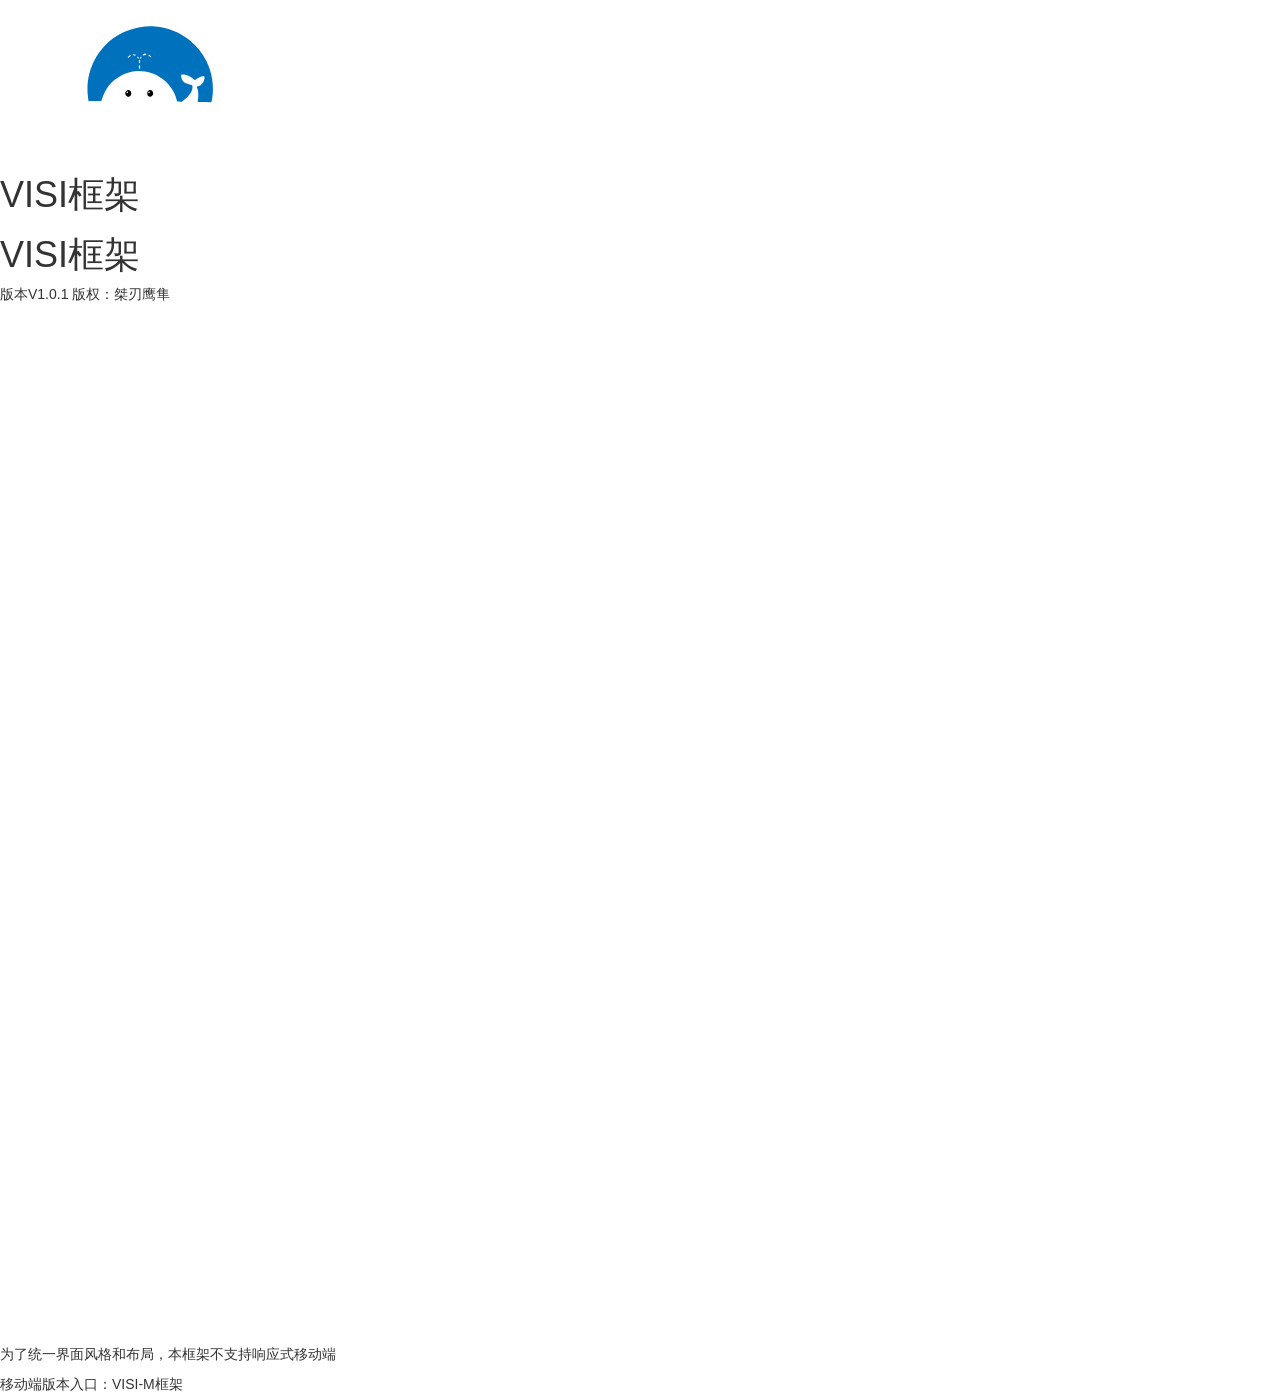
<file: index.html>
<!DOCTYPE html>
<html lang="en">
<head>
    <!-- Meta -->
    <meta charset="utf-8">
    <meta name="viewport" content="width=device-width, initial-scale=1.0">
    <meta name="description" content="">
    <meta name="author" content="">
    <title>VISI</title>
    <link rel="shortcut icon" href="favicon.ico">
    <!-- 图标库 -->
    <link rel="stylesheet" href="assets/plugins/bootstrap/3.3.6/css/bootstrap.min.css">
    <script src="font/iconfont.js"></script>
</head>
<body>

<svg class="icon" aria-hidden="true">
    <use xmlns:xlink="http://www.w3.org/1999/xlink" xlink:href="#visisvg-tubiaozhizuomoban"></use>
</svg>
<h1>VISI框架</h1>
<h1>VISI框架</h1>
版本V1.0.1
版权：桀刃鹰隼


<br />
<br />
<br />
<br />
<br />
<br />
<br />
<br />
<br />
<br />
<br />
<br />
<br />
<br />
<br />
<br />
<br />
<br />
<br />
<br />
<br />
<br />
<br />
<br />
<br />
<br />
<br />
<br />
<br />
<br />
<br />
<br />
<br />
<br />
<br />
<br />
<br />
<br />
<br />
<br />
<br />
<br />
<br />
<br />
<br />
<br />
<br />
<br />
<br />
<br />
<br />
<br />
<br />




<p>为了统一界面风格和布局，本框架不支持响应式移动端</p>
移动端版本入口：VISI-M框架






</body>
<script src="assets/plugins/jquery/1.12.4/jquery.min.js"></script>
<script src="assets/plugins/angular/1.5.8/angular.min.js"></script>
<script src="assets/plugins/bootstrap/3.3.6/js/bootstrap.min.js"></script>
</html>
</file>
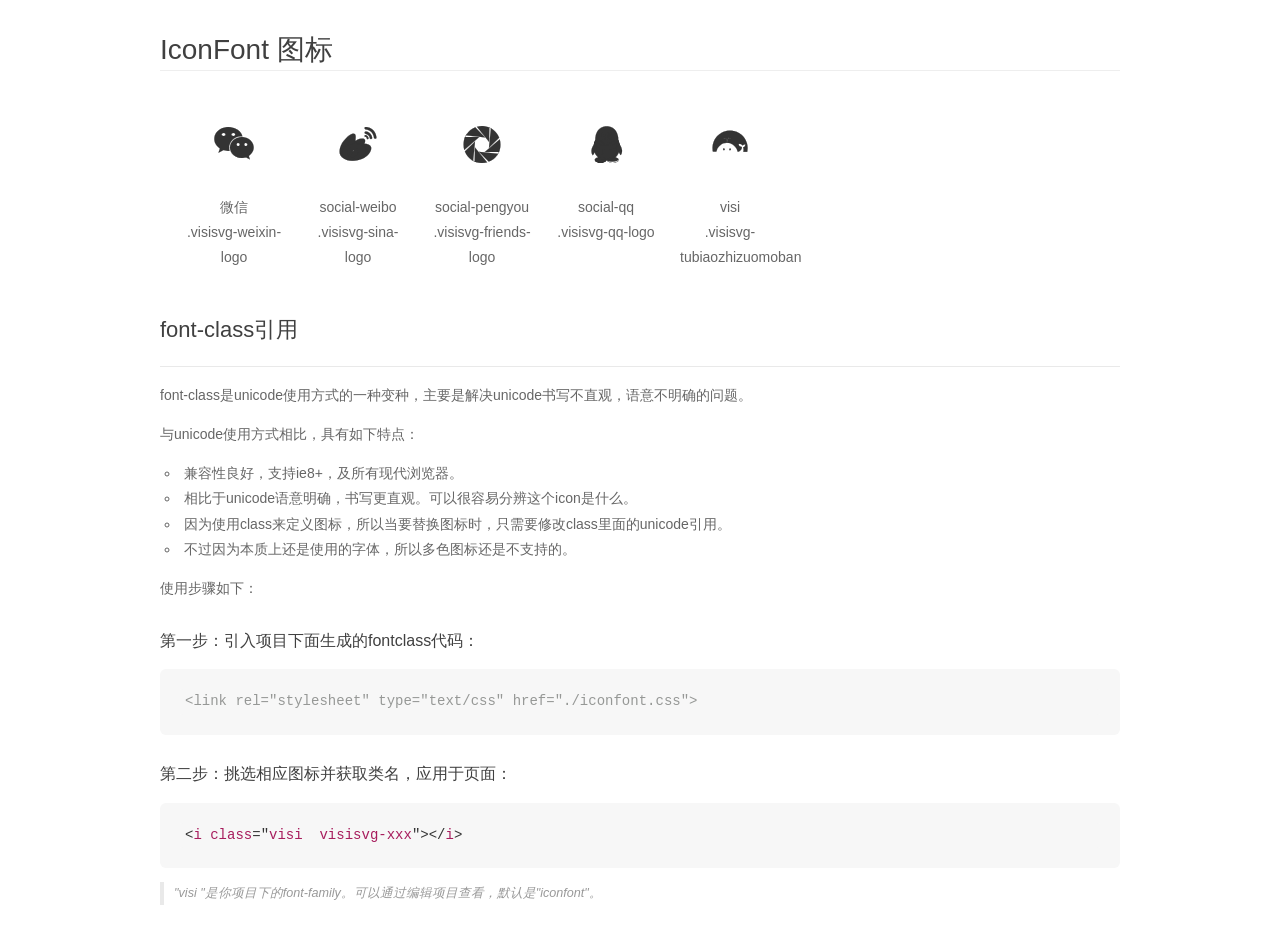
<file: font/demo_fontclass.html>
<!DOCTYPE html>
<html>
<head>
    <meta charset="utf-8"/>
    <title>IconFont</title>
    <link rel="stylesheet" href="demo.css">
    <link rel="stylesheet" href="iconfont.css">
</head>
<body>
    <div class="main markdown">
        <h1>IconFont 图标</h1>
        <ul class="icon_lists clear">
            
                <li>
                <i class="icon visi  visisvg-weixin-logo"></i>
                    <div class="name">微信</div>
                    <div class="fontclass">.visisvg-weixin-logo</div>
                </li>
            
                <li>
                <i class="icon visi  visisvg-sina-logo"></i>
                    <div class="name">social-weibo</div>
                    <div class="fontclass">.visisvg-sina-logo</div>
                </li>
            
                <li>
                <i class="icon visi  visisvg-friends-logo"></i>
                    <div class="name">social-pengyou</div>
                    <div class="fontclass">.visisvg-friends-logo</div>
                </li>
            
                <li>
                <i class="icon visi  visisvg-qq-logo"></i>
                    <div class="name">social-qq</div>
                    <div class="fontclass">.visisvg-qq-logo</div>
                </li>
            
                <li>
                <i class="icon visi  visisvg-tubiaozhizuomoban"></i>
                    <div class="name">visi</div>
                    <div class="fontclass">.visisvg-tubiaozhizuomoban</div>
                </li>
            
        </ul>

        <h2 id="font-class-">font-class引用</h2>
        <hr>

        <p>font-class是unicode使用方式的一种变种，主要是解决unicode书写不直观，语意不明确的问题。</p>
        <p>与unicode使用方式相比，具有如下特点：</p>
        <ul>
        <li>兼容性良好，支持ie8+，及所有现代浏览器。</li>
        <li>相比于unicode语意明确，书写更直观。可以很容易分辨这个icon是什么。</li>
        <li>因为使用class来定义图标，所以当要替换图标时，只需要修改class里面的unicode引用。</li>
        <li>不过因为本质上还是使用的字体，所以多色图标还是不支持的。</li>
        </ul>
        <p>使用步骤如下：</p>
        <h3 id="-fontclass-">第一步：引入项目下面生成的fontclass代码：</h3>


        <pre><code class="lang-js hljs javascript"><span class="hljs-comment">&lt;link rel="stylesheet" type="text/css" href="./iconfont.css"&gt;</span></code></pre>
        <h3 id="-">第二步：挑选相应图标并获取类名，应用于页面：</h3>
        <pre><code class="lang-css hljs">&lt;<span class="hljs-selector-tag">i</span> <span class="hljs-selector-tag">class</span>="<span class="hljs-selector-tag">visi </span> <span class="hljs-selector-tag">visisvg-xxx</span>"&gt;&lt;/<span class="hljs-selector-tag">i</span>&gt;</code></pre>
        <blockquote>
        <p>"visi "是你项目下的font-family。可以通过编辑项目查看，默认是"iconfont"。</p>
        </blockquote>
    </div>
</body>
</html>
</file>
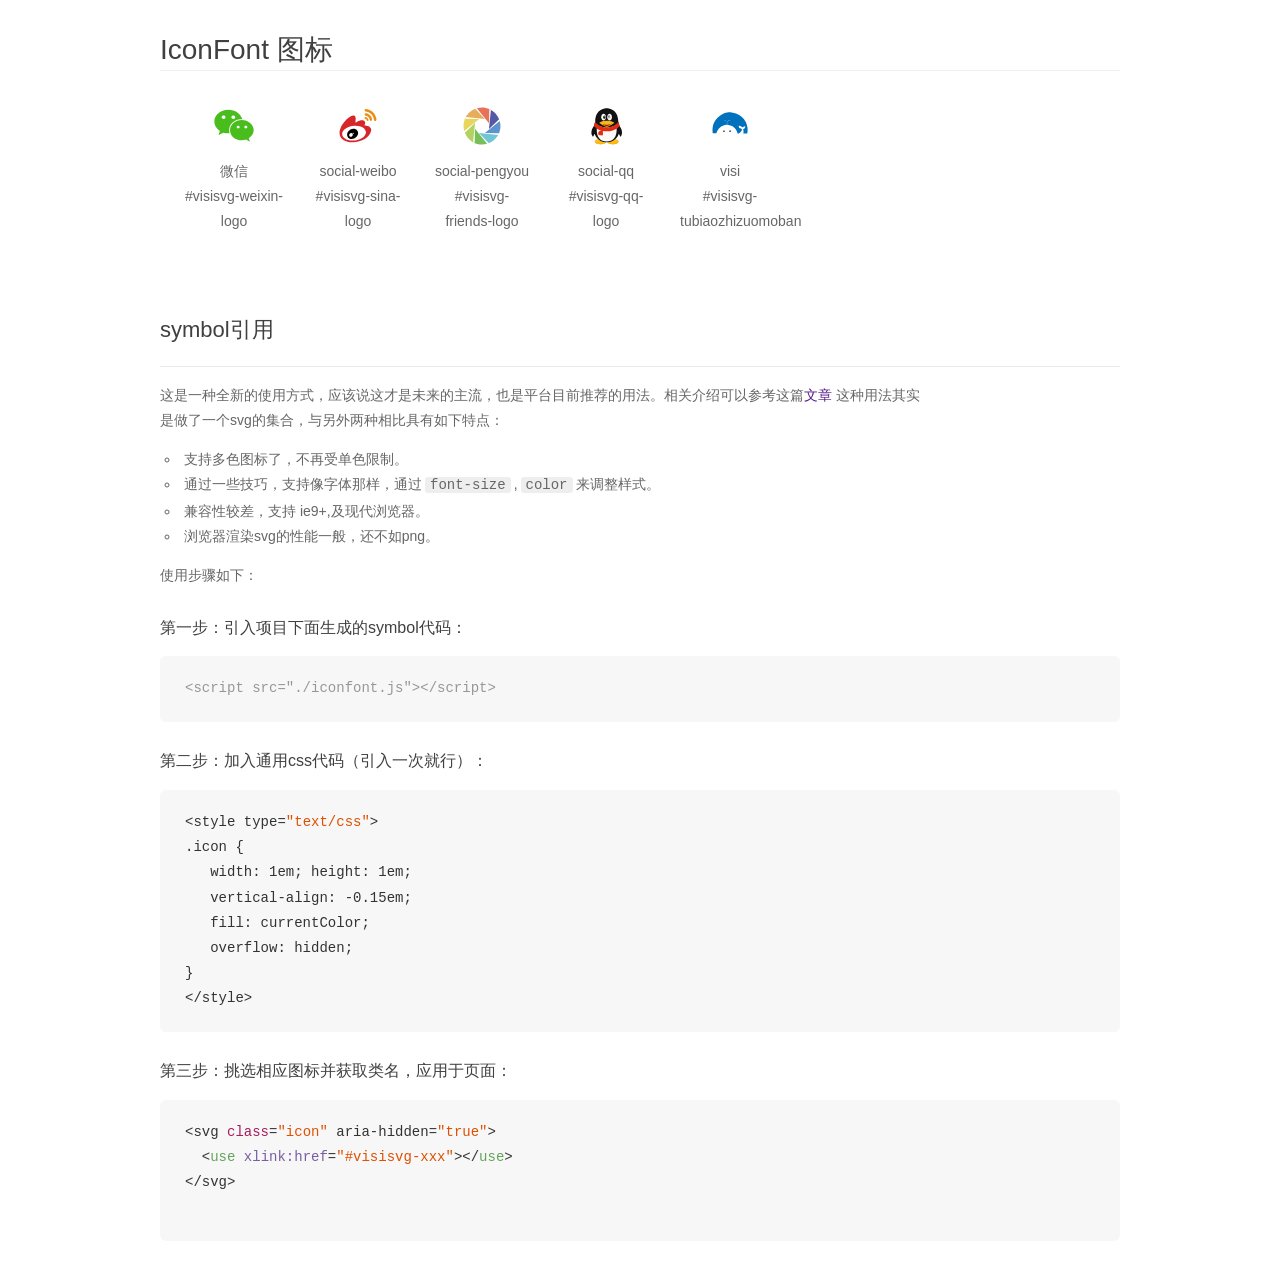
<file: font/demo_symbol.html>
<!DOCTYPE html>
<html>
<head>
    <meta charset="utf-8"/>
    <title>IconFont</title>
    <link rel="stylesheet" href="demo.css">
    <script src="iconfont.js"></script>

    <style type="text/css">
        .icon {
          /* 通过设置 font-size 来改变图标大小 */
          width: 1em; height: 1em;
          /* 图标和文字相邻时，垂直对齐 */
          vertical-align: -0.15em;
          /* 通过设置 color 来改变 SVG 的颜色/fill */
          fill: currentColor;
          /* path 和 stroke 溢出 viewBox 部分在 IE 下会显示
             normalize.css 中也包含这行 */
          overflow: hidden;
        }

    </style>
</head>
<body>
    <div class="main markdown">
        <h1>IconFont 图标</h1>
        <ul class="icon_lists clear">
            
                <li>
                    <svg class="icon" aria-hidden="true">
                        <use xlink:href="#visisvg-weixin-logo"></use>
                    </svg>
                    <div class="name">微信</div>
                    <div class="fontclass">#visisvg-weixin-logo</div>
                </li>
            
                <li>
                    <svg class="icon" aria-hidden="true">
                        <use xlink:href="#visisvg-sina-logo"></use>
                    </svg>
                    <div class="name">social-weibo</div>
                    <div class="fontclass">#visisvg-sina-logo</div>
                </li>
            
                <li>
                    <svg class="icon" aria-hidden="true">
                        <use xlink:href="#visisvg-friends-logo"></use>
                    </svg>
                    <div class="name">social-pengyou</div>
                    <div class="fontclass">#visisvg-friends-logo</div>
                </li>
            
                <li>
                    <svg class="icon" aria-hidden="true">
                        <use xlink:href="#visisvg-qq-logo"></use>
                    </svg>
                    <div class="name">social-qq</div>
                    <div class="fontclass">#visisvg-qq-logo</div>
                </li>
            
                <li>
                    <svg class="icon" aria-hidden="true">
                        <use xlink:href="#visisvg-tubiaozhizuomoban"></use>
                    </svg>
                    <div class="name">visi</div>
                    <div class="fontclass">#visisvg-tubiaozhizuomoban</div>
                </li>
            
        </ul>


        <h2 id="symbol-">symbol引用</h2>
        <hr>

        <p>这是一种全新的使用方式，应该说这才是未来的主流，也是平台目前推荐的用法。相关介绍可以参考这篇<a href="">文章</a>
        这种用法其实是做了一个svg的集合，与另外两种相比具有如下特点：</p>
        <ul>
          <li>支持多色图标了，不再受单色限制。</li>
          <li>通过一些技巧，支持像字体那样，通过<code>font-size</code>,<code>color</code>来调整样式。</li>
          <li>兼容性较差，支持 ie9+,及现代浏览器。</li>
          <li>浏览器渲染svg的性能一般，还不如png。</li>
        </ul>
        <p>使用步骤如下：</p>
        <h3 id="-symbol-">第一步：引入项目下面生成的symbol代码：</h3>
        <pre><code class="lang-js hljs javascript"><span class="hljs-comment">&lt;script src="./iconfont.js"&gt;&lt;/script&gt;</span></code></pre>
        <h3 id="-css-">第二步：加入通用css代码（引入一次就行）：</h3>
        <pre><code class="lang-js hljs javascript">&lt;style type=<span class="hljs-string">"text/css"</span>&gt;
.icon {
   width: <span class="hljs-number">1</span>em; height: <span class="hljs-number">1</span>em;
   vertical-align: <span class="hljs-number">-0.15</span>em;
   fill: currentColor;
   overflow: hidden;
}
&lt;<span class="hljs-regexp">/style&gt;</span></code></pre>
        <h3 id="-">第三步：挑选相应图标并获取类名，应用于页面：</h3>
        <pre><code class="lang-js hljs javascript">&lt;svg <span class="hljs-class"><span class="hljs-keyword">class</span></span>=<span class="hljs-string">"icon"</span> aria-hidden=<span class="hljs-string">"true"</span>&gt;<span class="xml"><span class="hljs-tag">
  &lt;<span class="hljs-name">use</span> <span class="hljs-attr">xlink:href</span>=<span class="hljs-string">"#visisvg-xxx"</span>&gt;</span><span class="hljs-tag">&lt;/<span class="hljs-name">use</span>&gt;</span>
</span>&lt;<span class="hljs-regexp">/svg&gt;
        </span></code></pre>
    </div>
</body>
</html>
</file>
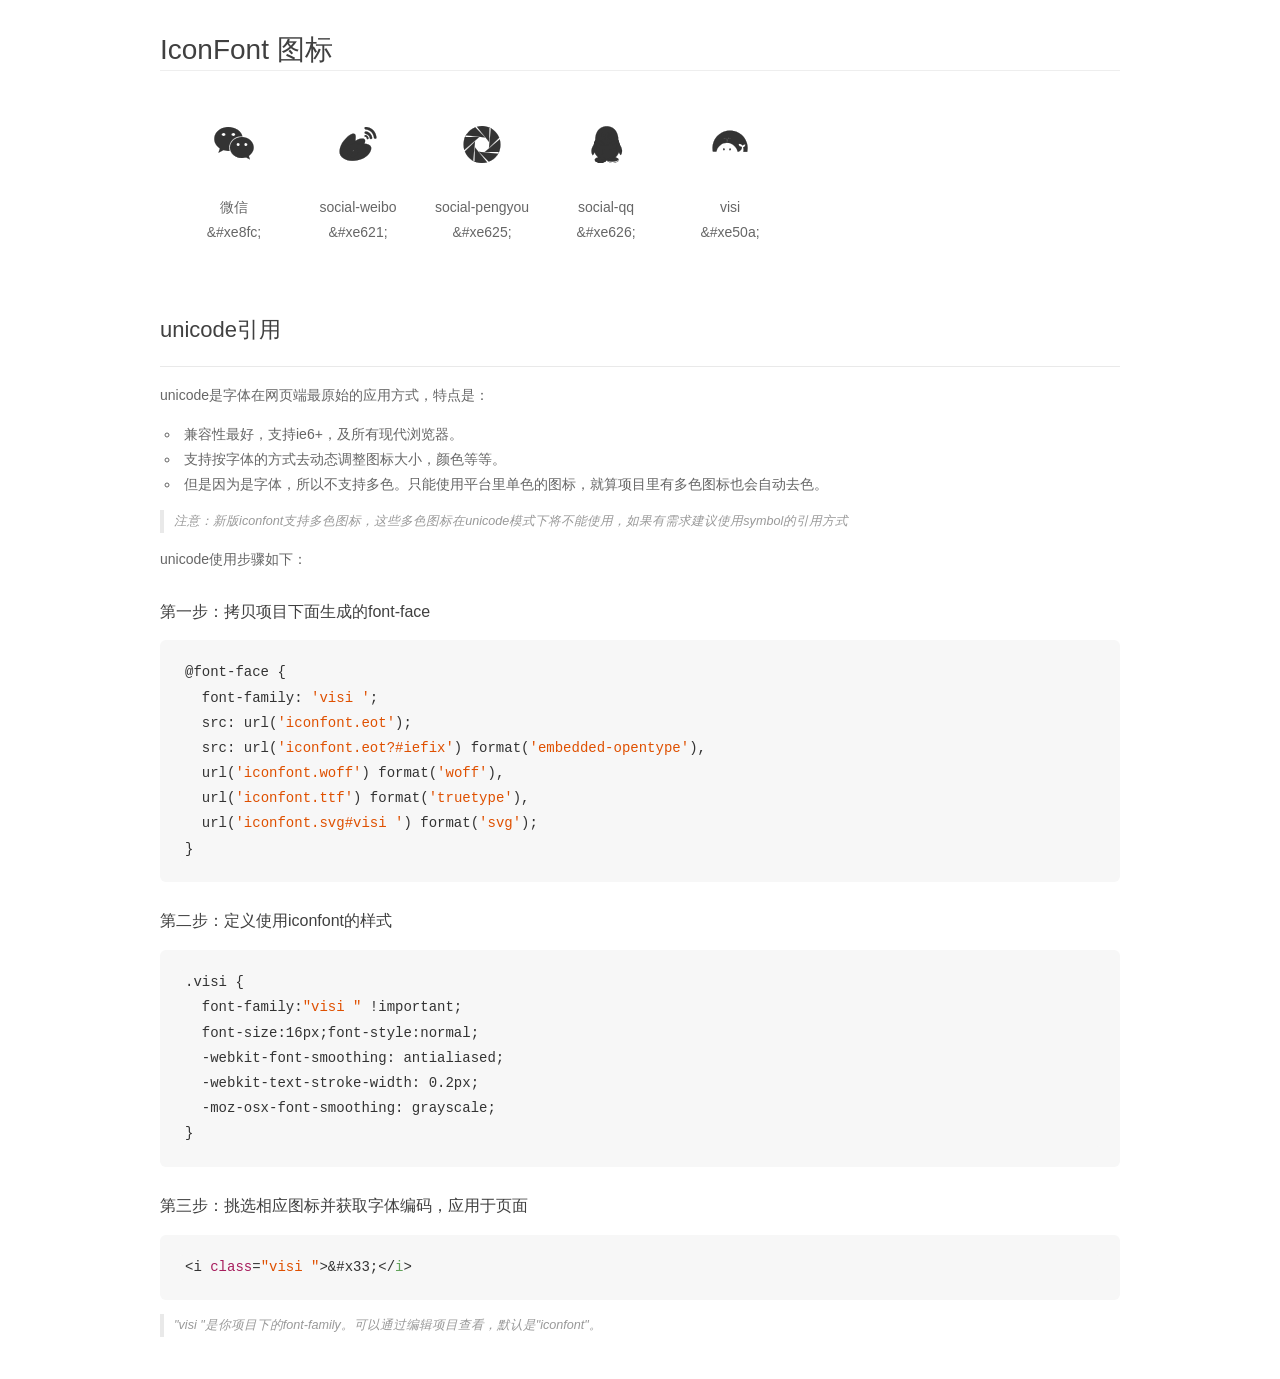
<file: font/demo_unicode.html>
<!DOCTYPE html>
<html>
<head>
    <meta charset="utf-8"/>
    <title>IconFont</title>
    <link rel="stylesheet" href="demo.css">

    <style type="text/css">

        @font-face {font-family: "visi ";
          src: url('iconfont.eot'); /* IE9*/
          src: url('iconfont.eot#iefix') format('embedded-opentype'), /* IE6-IE8 */
          url('iconfont.woff') format('woff'), /* chrome, firefox */
          url('iconfont.ttf') format('truetype'), /* chrome, firefox, opera, Safari, Android, iOS 4.2+*/
          url('iconfont.svg#visi ') format('svg'); /* iOS 4.1- */
        }

        .visi  {
          font-family:"visi " !important;
          font-size:16px;
          font-style:normal;
          -webkit-font-smoothing: antialiased;
          -webkit-text-stroke-width: 0.2px;
          -moz-osx-font-smoothing: grayscale;
        }

    </style>
</head>
<body>
    <div class="main markdown">
        <h1>IconFont 图标</h1>
        <ul class="icon_lists clear">
            
                <li>
                <i class="icon visi ">&#xe8fc;</i>
                    <div class="name">微信</div>
                    <div class="code">&amp;#xe8fc;</div>
                </li>
            
                <li>
                <i class="icon visi ">&#xe621;</i>
                    <div class="name">social-weibo</div>
                    <div class="code">&amp;#xe621;</div>
                </li>
            
                <li>
                <i class="icon visi ">&#xe625;</i>
                    <div class="name">social-pengyou</div>
                    <div class="code">&amp;#xe625;</div>
                </li>
            
                <li>
                <i class="icon visi ">&#xe626;</i>
                    <div class="name">social-qq</div>
                    <div class="code">&amp;#xe626;</div>
                </li>
            
                <li>
                <i class="icon visi ">&#xe50a;</i>
                    <div class="name">visi</div>
                    <div class="code">&amp;#xe50a;</div>
                </li>
            
        </ul>
        <h2 id="unicode-">unicode引用</h2>
        <hr>

        <p>unicode是字体在网页端最原始的应用方式，特点是：</p>
        <ul>
        <li>兼容性最好，支持ie6+，及所有现代浏览器。</li>
        <li>支持按字体的方式去动态调整图标大小，颜色等等。</li>
        <li>但是因为是字体，所以不支持多色。只能使用平台里单色的图标，就算项目里有多色图标也会自动去色。</li>
        </ul>
        <blockquote>
        <p>注意：新版iconfont支持多色图标，这些多色图标在unicode模式下将不能使用，如果有需求建议使用symbol的引用方式</p>
        </blockquote>
        <p>unicode使用步骤如下：</p>
        <h3 id="-font-face">第一步：拷贝项目下面生成的font-face</h3>
        <pre><code class="lang-js hljs javascript">@font-face {
  font-family: <span class="hljs-string">'visi '</span>;
  src: url(<span class="hljs-string">'iconfont.eot'</span>);
  src: url(<span class="hljs-string">'iconfont.eot?#iefix'</span>) format(<span class="hljs-string">'embedded-opentype'</span>),
  url(<span class="hljs-string">'iconfont.woff'</span>) format(<span class="hljs-string">'woff'</span>),
  url(<span class="hljs-string">'iconfont.ttf'</span>) format(<span class="hljs-string">'truetype'</span>),
  url(<span class="hljs-string">'iconfont.svg#visi '</span>) format(<span class="hljs-string">'svg'</span>);
}
</code></pre>
        <h3 id="-iconfont-">第二步：定义使用iconfont的样式</h3>
        <pre><code class="lang-js hljs javascript">.visi {
  font-family:<span class="hljs-string">"visi "</span> !important;
  font-size:<span class="hljs-number">16</span>px;font-style:normal;
  -webkit-font-smoothing: antialiased;
  -webkit-text-stroke-width: <span class="hljs-number">0.2</span>px;
  -moz-osx-font-smoothing: grayscale;
}
</code></pre>
        <h3 id="-">第三步：挑选相应图标并获取字体编码，应用于页面</h3>
        <pre><code class="lang-js hljs javascript">&lt;i <span class="hljs-class"><span class="hljs-keyword">class</span></span>=<span class="hljs-string">"visi "</span>&gt;&amp;#x33;<span class="xml"><span class="hljs-tag">&lt;/<span class="hljs-name">i</span>&gt;</span></span></code></pre>

        <blockquote>
        <p>"visi "是你项目下的font-family。可以通过编辑项目查看，默认是"iconfont"。</p>
        </blockquote>
    </div>


</body>
</html>
</file>
<file: font/demo.css>
*{margin: 0;padding: 0;list-style: none;}
/*
KISSY CSS Reset
理念：1. reset 的目的不是清除浏览器的默认样式，这仅是部分工作。清除和重置是紧密不可分的。
2. reset 的目的不是让默认样式在所有浏览器下一致，而是减少默认样式有可能带来的问题。
3. reset 期望提供一套普适通用的基础样式。但没有银弹，推荐根据具体需求，裁剪和修改后再使用。
特色：1. 适应中文；2. 基于最新主流浏览器。
维护：玉伯<lifesinger@gmail.com>, 正淳<ragecarrier@gmail.com>
 */

/** 清除内外边距 **/
body, h1, h2, h3, h4, h5, h6, hr, p, blockquote, /* structural elements 结构元素 */
dl, dt, dd, ul, ol, li, /* list elements 列表元素 */
pre, /* text formatting elements 文本格式元素 */
form, fieldset, legend, button, input, textarea, /* form elements 表单元素 */
th, td /* table elements 表格元素 */ {
  margin: 0;
  padding: 0;
}

/** 设置默认字体 **/
body,
button, input, select, textarea /* for ie */ {
  font: 12px/1.5 tahoma, arial, \5b8b\4f53, sans-serif;
}
h1, h2, h3, h4, h5, h6 { font-size: 100%; }
address, cite, dfn, em, var { font-style: normal; } /* 将斜体扶正 */
code, kbd, pre, samp { font-family: courier new, courier, monospace; } /* 统一等宽字体 */
small { font-size: 12px; } /* 小于 12px 的中文很难阅读，让 small 正常化 */

/** 重置列表元素 **/
ul, ol { list-style: none; }

/** 重置文本格式元素 **/
a { text-decoration: none; }
a:hover { text-decoration: underline; }


/** 重置表单元素 **/
legend { color: #000; } /* for ie6 */
fieldset, img { border: 0; } /* img 搭车：让链接里的 img 无边框 */
button, input, select, textarea { font-size: 100%; } /* 使得表单元素在 ie 下能继承字体大小 */
/* 注：optgroup 无法扶正 */

/** 重置表格元素 **/
table { border-collapse: collapse; border-spacing: 0; }

/* 清除浮动 */
.ks-clear:after, .clear:after {
  content: '\20';
  display: block;
  height: 0;
  clear: both;
}
.ks-clear, .clear {
  *zoom: 1;
}

.main {
  padding: 30px 100px;
width: 960px;
margin: 0 auto;
}
.main h1{font-size:36px; color:#333; text-align:left;margin-bottom:30px; border-bottom: 1px solid #eee;}

.helps{margin-top:40px;}
.helps pre{
  padding:20px;
  margin:10px 0;
  border:solid 1px #e7e1cd;
  background-color: #fffdef;
  overflow: auto;
}

.icon_lists{
  width: 100% !important;

}

.icon_lists li{
  float:left;
  width: 100px;
  height:180px;
  text-align: center;
  list-style: none !important;
}
.icon_lists .icon{
  font-size: 42px;
  line-height: 100px;
  margin: 10px 0;
  color:#333;
  -webkit-transition: font-size 0.25s ease-out 0s;
  -moz-transition: font-size 0.25s ease-out 0s;
  transition: font-size 0.25s ease-out 0s;

}
.icon_lists .icon:hover{
  font-size: 100px;
}



.markdown {
  color: #666;
  font-size: 14px;
  line-height: 1.8;
}

.highlight {
  line-height: 1.5;
}

.markdown img {
  vertical-align: middle;
  max-width: 100%;
}

.markdown h1 {
  color: #404040;
  font-weight: 500;
  line-height: 40px;
  margin-bottom: 24px;
}

.markdown h2,
.markdown h3,
.markdown h4,
.markdown h5,
.markdown h6 {
  color: #404040;
  margin: 1.6em 0 0.6em 0;
  font-weight: 500;
  clear: both;
}

.markdown h1 {
  font-size: 28px;
}

.markdown h2 {
  font-size: 22px;
}

.markdown h3 {
  font-size: 16px;
}

.markdown h4 {
  font-size: 14px;
}

.markdown h5 {
  font-size: 12px;
}

.markdown h6 {
  font-size: 12px;
}

.markdown hr {
  height: 1px;
  border: 0;
  background: #e9e9e9;
  margin: 16px 0;
  clear: both;
}

.markdown p,
.markdown pre {
  margin: 1em 0;
}

.markdown > p,
.markdown > blockquote,
.markdown > .highlight,
.markdown > ol,
.markdown > ul {
  width: 80%;
}

.markdown ul > li {
  list-style: circle;
}

.markdown > ul li,
.markdown blockquote ul > li {
  margin-left: 20px;
  padding-left: 4px;
}

.markdown > ul li p,
.markdown > ol li p {
  margin: 0.6em 0;
}

.markdown ol > li {
  list-style: decimal;
}

.markdown > ol li,
.markdown blockquote ol > li {
  margin-left: 20px;
  padding-left: 4px;
}

.markdown code {
  margin: 0 3px;
  padding: 0 5px;
  background: #eee;
  border-radius: 3px;
}

.markdown pre {
  border-radius: 6px;
  background: #f7f7f7;
  padding: 20px;
}

.markdown pre code {
  border: none;
  background: #f7f7f7;
  margin: 0;
}

.markdown strong,
.markdown b {
  font-weight: 600;
}

.markdown > table {
  border-collapse: collapse;
  border-spacing: 0px;
  empty-cells: show;
  border: 1px solid #e9e9e9;
  width: 95%;
  margin-bottom: 24px;
}

.markdown > table th {
  white-space: nowrap;
  color: #333;
  font-weight: 600;

}

.markdown > table th,
.markdown > table td {
  border: 1px solid #e9e9e9;
  padding: 8px 16px;
  text-align: left;
}

.markdown > table th {
  background: #F7F7F7;
}

.markdown blockquote {
  font-size: 90%;
  color: #999;
  border-left: 4px solid #e9e9e9;
  padding-left: 0.8em;
  margin: 1em 0;
  font-style: italic;
}

.markdown blockquote p {
  margin: 0;
}

.markdown .anchor {
  opacity: 0;
  transition: opacity 0.3s ease;
  margin-left: 8px;
}

.markdown .waiting {
  color: #ccc;
}

.markdown h1:hover .anchor,
.markdown h2:hover .anchor,
.markdown h3:hover .anchor,
.markdown h4:hover .anchor,
.markdown h5:hover .anchor,
.markdown h6:hover .anchor {
  opacity: 1;
  display: inline-block;
}

.markdown > br,
.markdown > p > br {
  clear: both;
}


.hljs {
  display: block;
  background: white;
  padding: 0.5em;
  color: #333333;
  overflow-x: auto;
}

.hljs-comment,
.hljs-meta {
  color: #969896;
}

.hljs-string,
.hljs-variable,
.hljs-template-variable,
.hljs-strong,
.hljs-emphasis,
.hljs-quote {
  color: #df5000;
}

.hljs-keyword,
.hljs-selector-tag,
.hljs-type {
  color: #a71d5d;
}

.hljs-literal,
.hljs-symbol,
.hljs-bullet,
.hljs-attribute {
  color: #0086b3;
}

.hljs-section,
.hljs-name {
  color: #63a35c;
}

.hljs-tag {
  color: #333333;
}

.hljs-title,
.hljs-attr,
.hljs-selector-id,
.hljs-selector-class,
.hljs-selector-attr,
.hljs-selector-pseudo {
  color: #795da3;
}

.hljs-addition {
  color: #55a532;
  background-color: #eaffea;
}

.hljs-deletion {
  color: #bd2c00;
  background-color: #ffecec;
}

.hljs-link {
  text-decoration: underline;
}

pre{
  background: #fff;
}
</file>
<file: font/iconfont.css>
@font-face {font-family: "visi ";
  src: url('iconfont.eot?t=1479802630551'); /* IE9*/
  src: url('iconfont.eot?t=1479802630551#iefix') format('embedded-opentype'), /* IE6-IE8 */
  url('iconfont.woff?t=1479802630551') format('woff'), /* chrome, firefox */
  url('iconfont.ttf?t=1479802630551') format('truetype'), /* chrome, firefox, opera, Safari, Android, iOS 4.2+*/
  url('iconfont.svg?t=1479802630551#visi ') format('svg'); /* iOS 4.1- */
}

.visi  {
  font-family:"visi " !important;
  font-size:16px;
  font-style:normal;
  -webkit-font-smoothing: antialiased;
  -webkit-text-stroke-width: 0.2px;
  -moz-osx-font-smoothing: grayscale;
}

.visisvg-weixin-logo:before { content: "\e8fc"; }

.visisvg-sina-logo:before { content: "\e621"; }

.visisvg-friends-logo:before { content: "\e625"; }

.visisvg-qq-logo:before { content: "\e626"; }

.visisvg-tubiaozhizuomoban:before { content: "\e50a"; }
</file>
